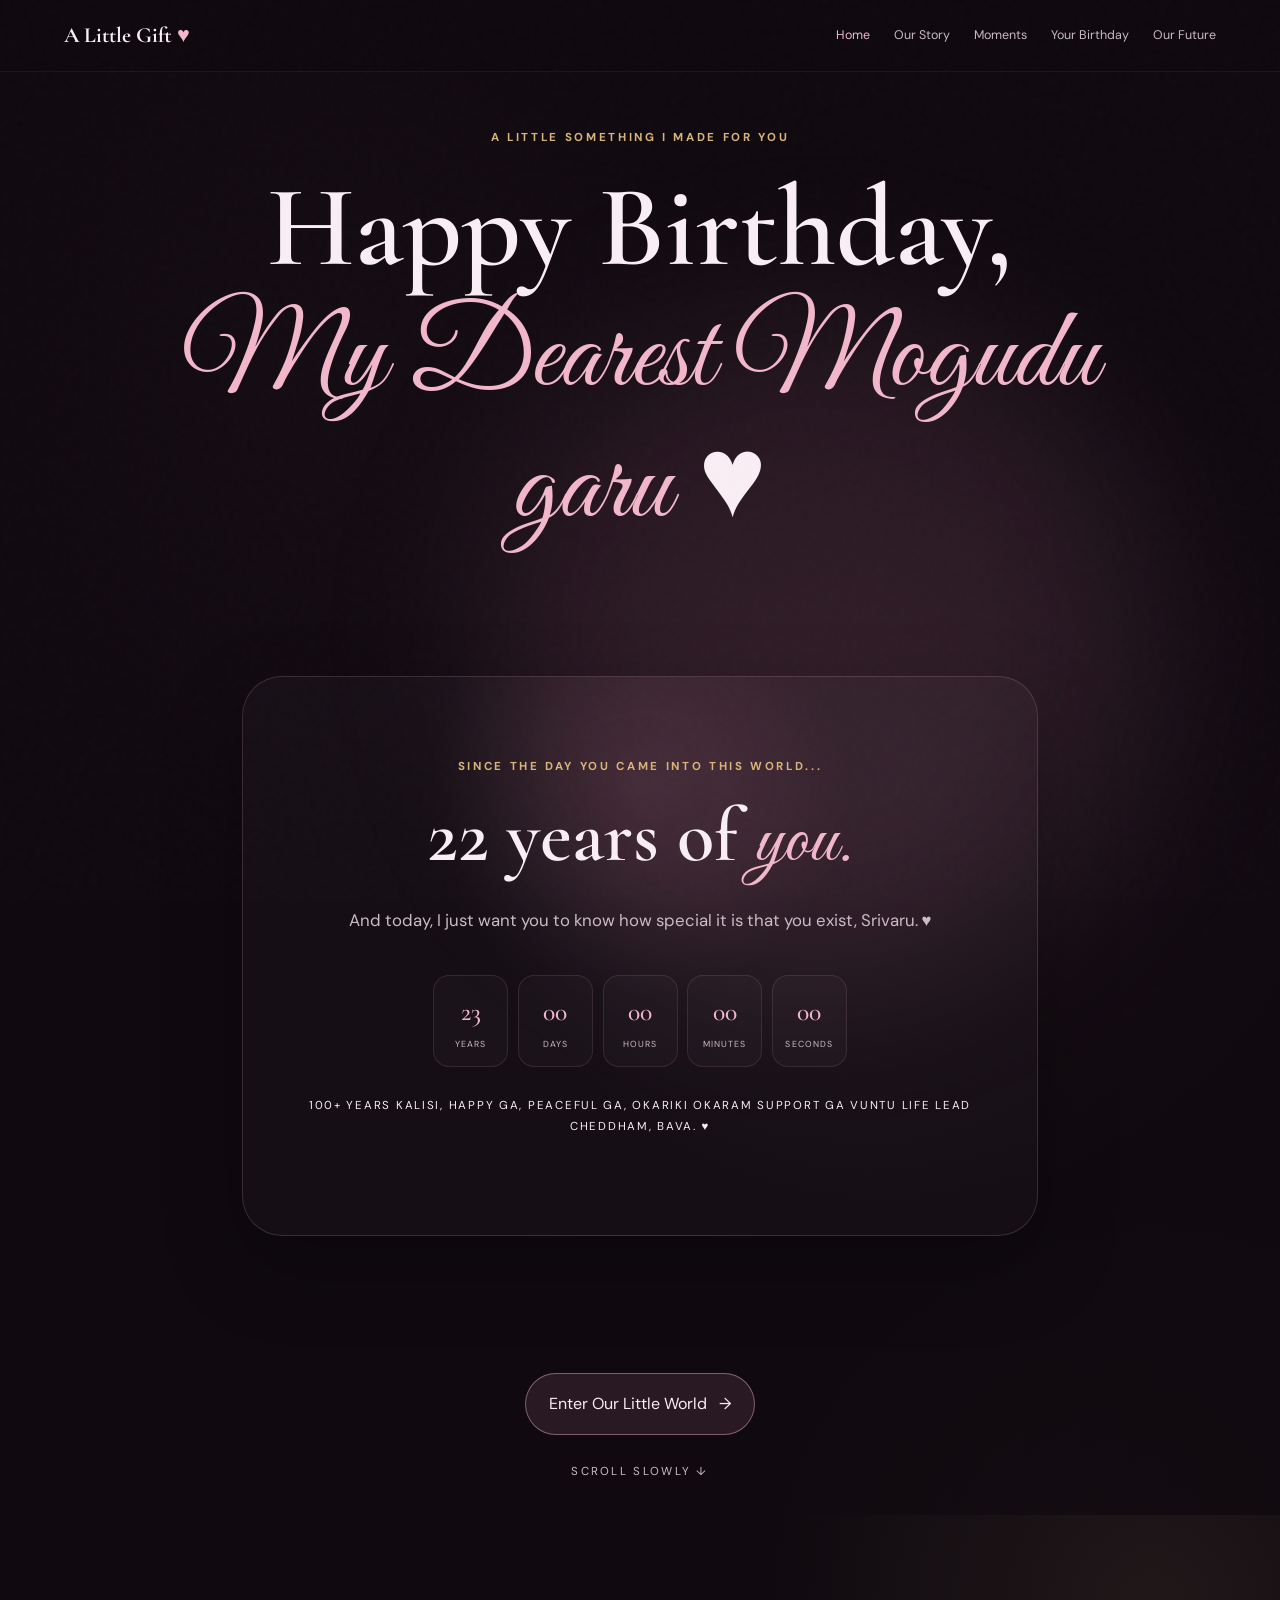
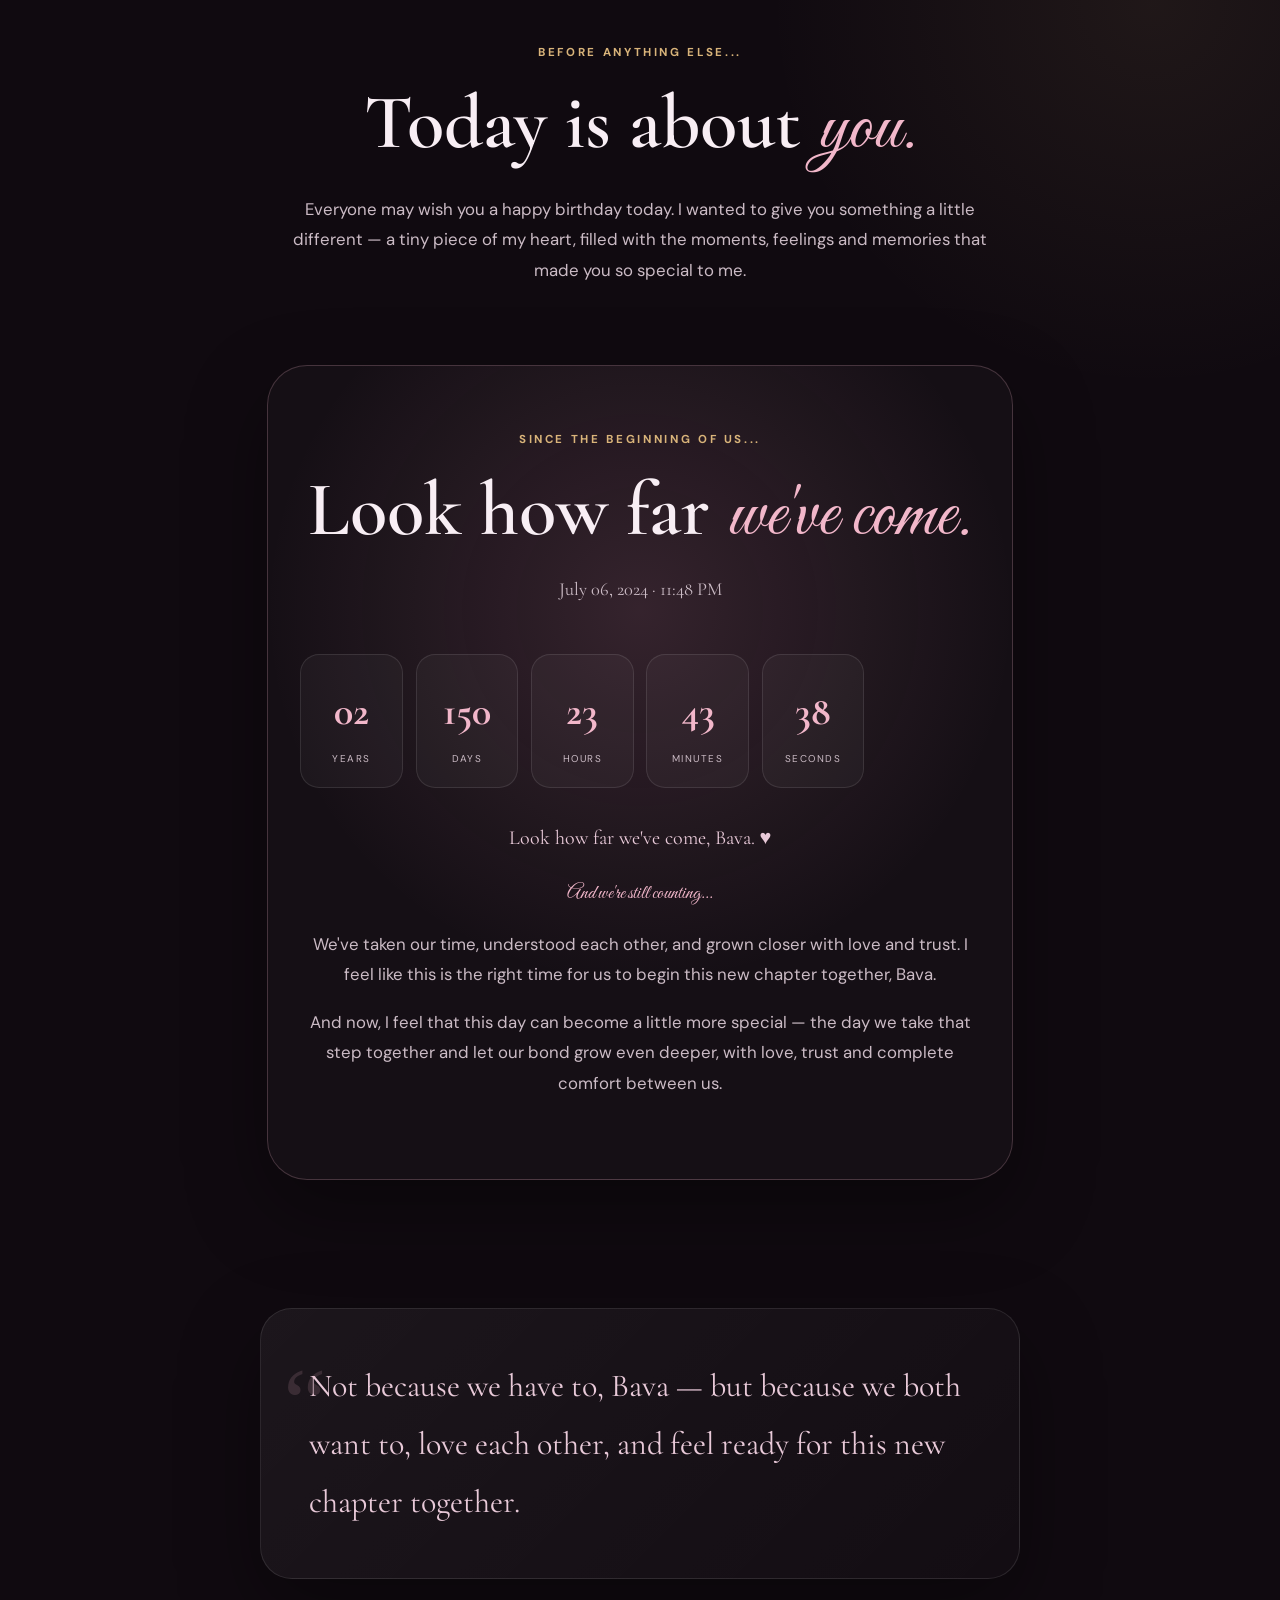
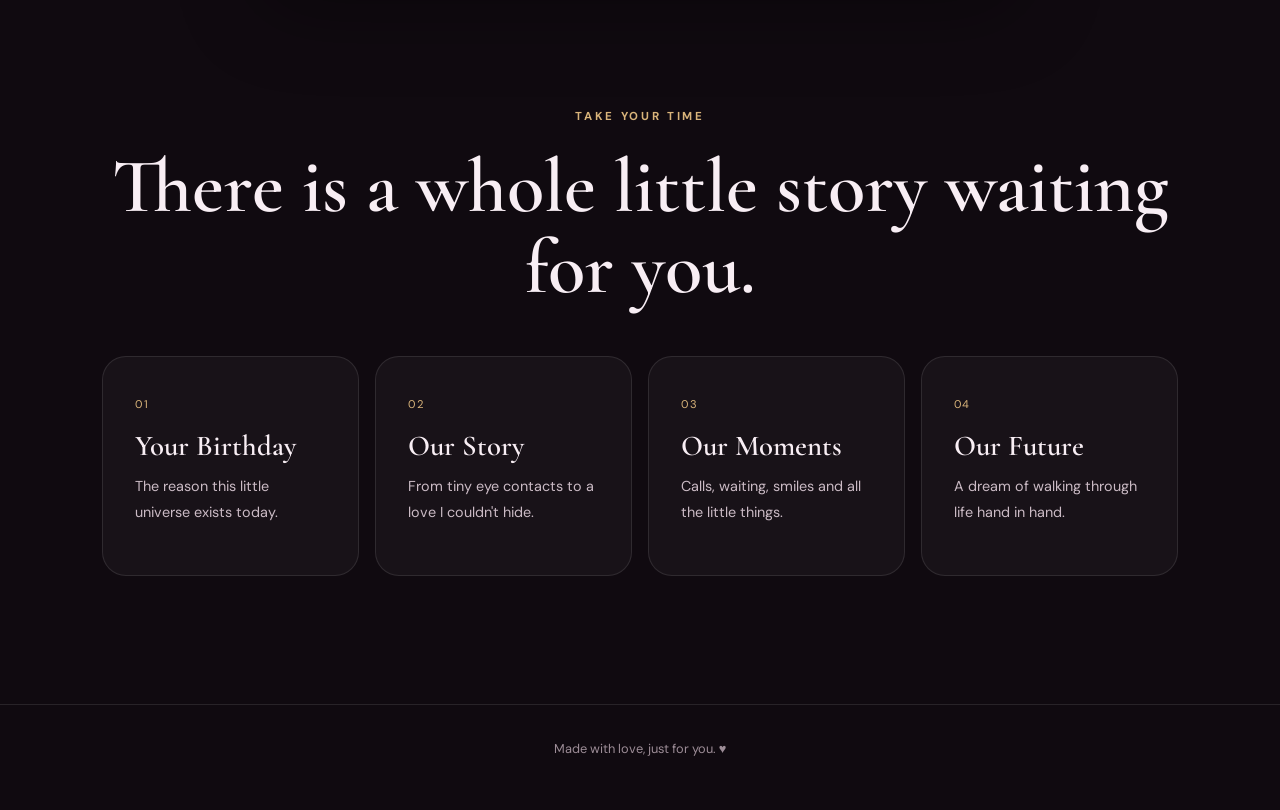
<file: index.html>
<!DOCTYPE html>
<html lang="en">
<head>
  <meta charset="UTF-8">
  <meta name="viewport" content="width=device-width, initial-scale=1.0">
  <meta name="theme-color" content="#120b12">
  <title>A Small Gift for My Dearest Husband ❤️</title>
  <link rel="stylesheet" href="style.css">
</head>
<body>
  <div class="loader"><div class="loader-heart">♥</div><p>Opening your little universe...</p></div>

  <header class="site-header">
    <a class="brand" href="index.html">A Little Gift <span>♥</span></a>
    <button class="menu-btn" aria-label="Open menu">☰</button>
    <nav class="nav">
      <a class="active" href="index.html">Home</a>
      <a href="story.html">Our Story</a>
      <a href="memories.html">Moments</a>
      <a href="birthday.html">Your Birthday</a>
      <a href="future.html">Our Future</a>
    </nav>
  </header>

  <main>
    <section class="hero hero-home">
      <div class="hero-glow"></div>
      <div class="hero-content reveal">
        <p class="eyebrow">A little something I made for you</p>
        <h1>Happy Birthday,<br><em>My Dearest Mogudu garu</em> ♥</h1>
        <p class="lead">
          <section class="section age-section reveal">
  <div class="age-card">

    <p class="eyebrow">Since the day you came into this world...</p>

    <h2>22 years of <em>you.</em></h2>

    <p class="section-text">
      And today, I just want you to know how special it is
      that you exist, Srivaru. ♥
    </p>

    <div class="age-timer" id="ageTimer">
      <div>
        <strong id="years">00</strong>
        <span>Years</span>
      </div>

      <div>
        <strong id="days">00</strong>
        <span>Days</span>
      </div>

      <div>
        <strong id="hours">00</strong>
        <span>Hours</span>
      </div>

      <div>
        <strong id="minutes">00</strong>
        <span>Minutes</span>
      </div>

      <div>
        <strong id="seconds">00</strong>
        <span>Seconds</span>
      </div>
    </div>

    <p class="tiny">
      <p class="tiny">
  100+ years kalisi, happy ga, peaceful ga, okariki okaram support ga vuntu life lead cheddham, Bava. ♥
</p>
    </p>

  </div>
</section></p>
        <a class="btn" href="story.html">Enter Our Little World <span>→</span></a>
      </div>
      <div class="scroll-note">scroll slowly <span>↓</span></div>
    </section>

  
<section class="section intro reveal">

  <p class="eyebrow">Before anything else...</p>

  <h2>Today is about <em>you.</em></h2>

  <p class="section-text">
    Everyone may wish you a happy birthday today.
    I wanted to give you something a little different —
    a tiny piece of my heart, filled with the moments,
    feelings and memories that made you so special to me.
  </p>

  <div class="love-journey-timer">

    <p class="eyebrow">Since the beginning of us...</p>

    <h2>Look how far <em>we've come.</em></h2>

    <p class="timer-date">
      July 06, 2024 · 11:48 PM
    </p>

    <div class="journey-counter">

      <div class="journey-unit">
        <strong id="journey-years">00</strong>
        <span>Years</span>
      </div>

      <div class="journey-unit">
        <strong id="journey-days">000</strong>
        <span>Days</span>
      </div>

      <div class="journey-unit">
        <strong id="journey-hours">00</strong>
        <span>Hours</span>
      </div>

      <div class="journey-unit">
        <strong id="journey-minutes">00</strong>
        <span>Minutes</span>
      </div>

      <div class="journey-unit">
        <strong id="journey-seconds">00</strong>
        <span>Seconds</span>
      </div>

    </div>

    <p class="journey-message">
      Look how far we've come, Bava. ♥
    </p>

    <p class="journey-message">
      <em>And we're still counting...</em>
    </p>

    <p class="section-text">
      We've taken our time, understood each other,
      and grown closer with love and trust.
      I feel like this is the right time for us
      to begin this new chapter together, Bava.
    </p>

    <p class="section-text">
      And now, I feel that this day can become a little
      more special — the day we take that step together
      and let our bond grow even deeper, with love,
      trust and complete comfort between us.
    </p>
  </div>

</section>
  <div class="quote-card">
    <span class="quote-mark">“</span>
    <p>
      Not because we have to, Bava —
      but because we both want to, love each other,
      and feel ready for this new chapter together.
    </p>
  </div>
</section>



    <section class="section home-nav reveal">
      <p class="eyebrow">Take your time</p>
      <h2>There is a whole little story waiting for you.</h2>
      <div class="card-grid">
        <a class="mini-card" href="birthday.html"><span>01</span><h3>Your Birthday</h3><p>The reason this little universe exists today.</p></a>
        <a class="mini-card" href="story.html"><span>02</span><h3>Our Story</h3><p>From tiny eye contacts to a love I couldn't hide.</p></a>
        <a class="mini-card" href="memories.html"><span>03</span><h3>Our Moments</h3><p>Calls, waiting, smiles and all the little things.</p></a>
        <a class="mini-card" href="future.html"><span>04</span><h3>Our Future</h3><p>A dream of walking through life hand in hand.</p></a>
      </div>
    </section>
  </main>

  <footer><p>Made with love, just for you. ♥</p></footer>
  <script src="script.js"></script>
  <script>
const loveStart = new Date("2003-08-14T23:48:00+05:30");

function updateLoveJourney() {

    const now = new Date();

    let years = now.getFullYear() - loveStart.getFullYear();
    let months = now.getMonth() - loveStart.getMonth();
    let days = now.getDate() - loveStart.getDate();

    if (days < 0) {
        months--;

        const previousMonth = new Date(
            now.getFullYear(),
            now.getMonth(),
            0
        );

        days += previousMonth.getDate();
    }

    if (months < 0) {
        years--;
        months += 12;
    }

    const anniversary = new Date(
        loveStart.getFullYear() + years,
        loveStart.getMonth() + months,
        loveStart.getDate(),
        loveStart.getHours(),
        loveStart.getMinutes(),
        loveStart.getSeconds()
    );

    let difference = now - anniversary;

    const hours = Math.floor(
        difference / (1000 * 60 * 60)
    );

    difference %= 1000 * 60 * 60;

    const minutes = Math.floor(
        difference / (1000 * 60)
    );

    difference %= 1000 * 60;

    const seconds = Math.floor(
        difference / 1000
    );

    document.getElementById("years").textContent = years;
    document.getElementById("months").textContent = months;
    document.getElementById("days").textContent = days;
    document.getElementById("hours").textContent = hours;
    document.getElementById("minutes").textContent = minutes;
    document.getElementById("seconds").textContent = seconds;
}

updateLoveJourney();

setInterval(updateLoveJourney, 1000);
</script>

</body>
</html>
</file>
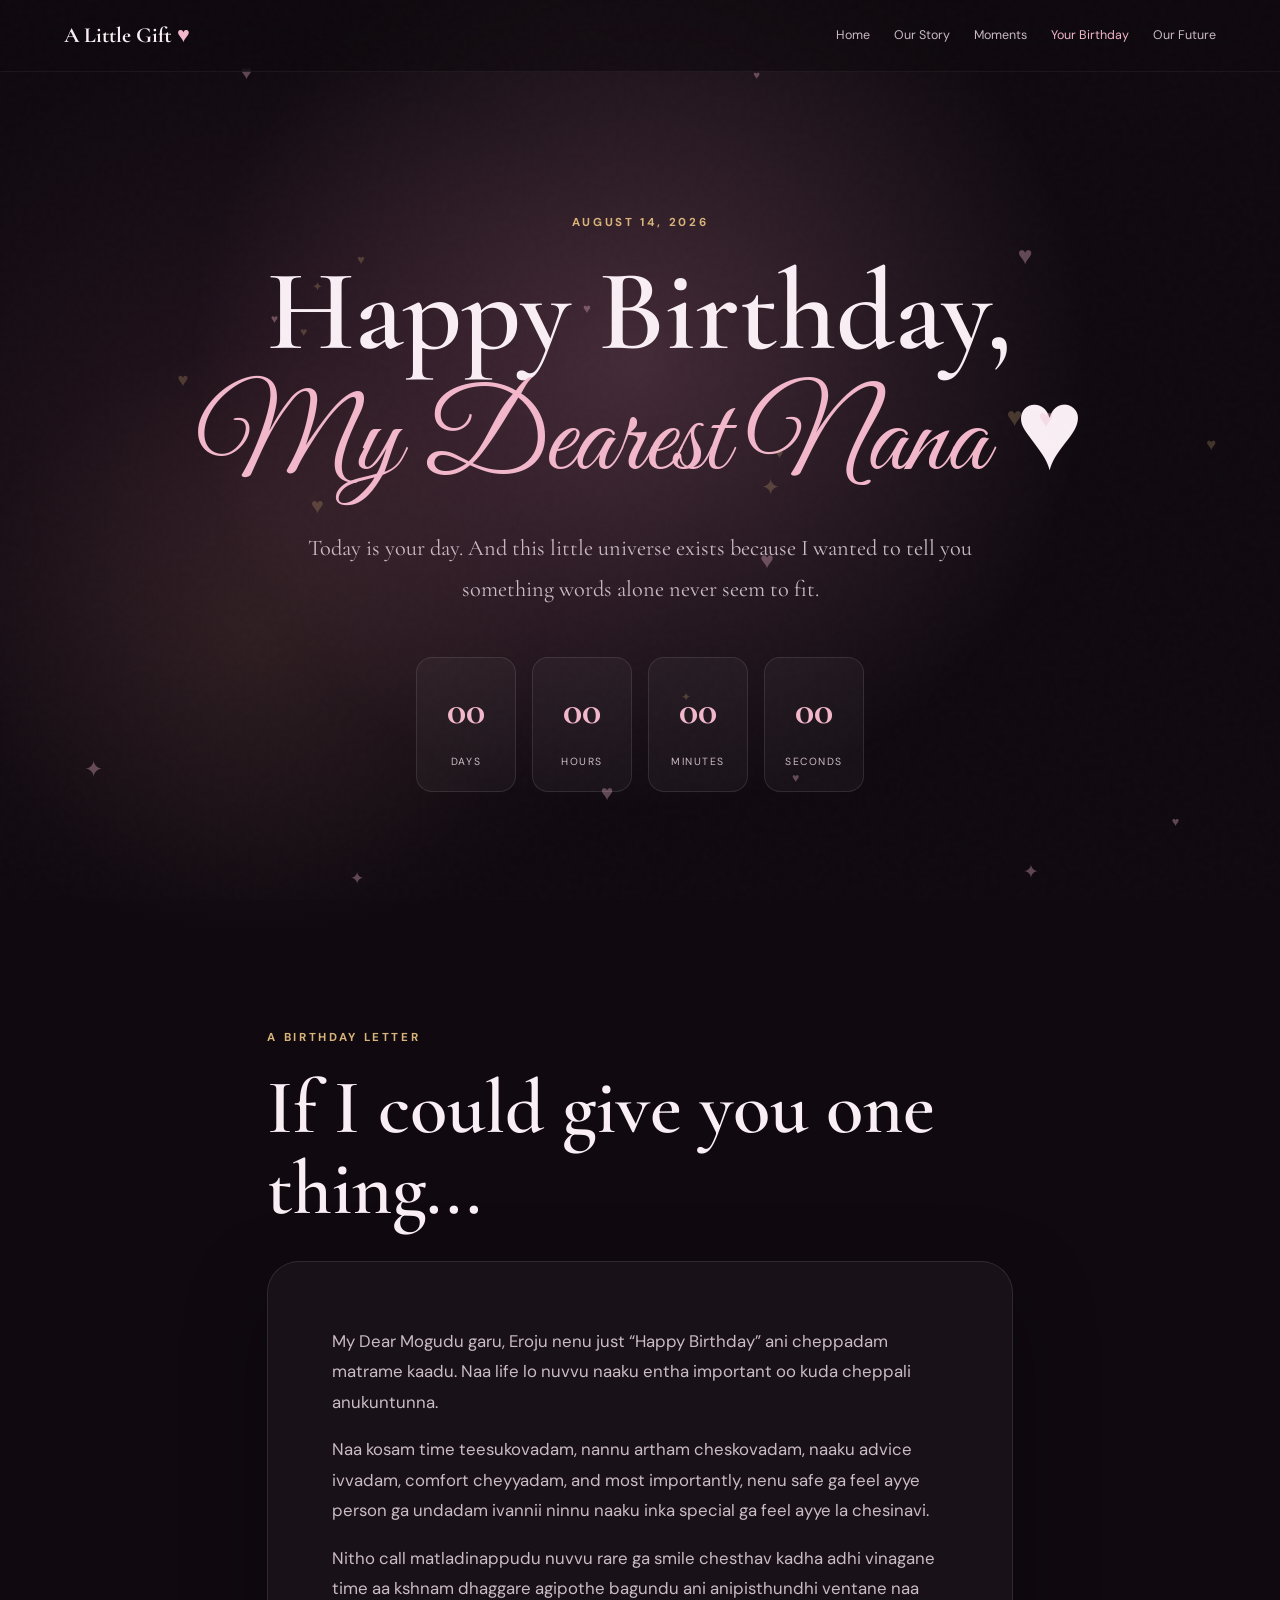
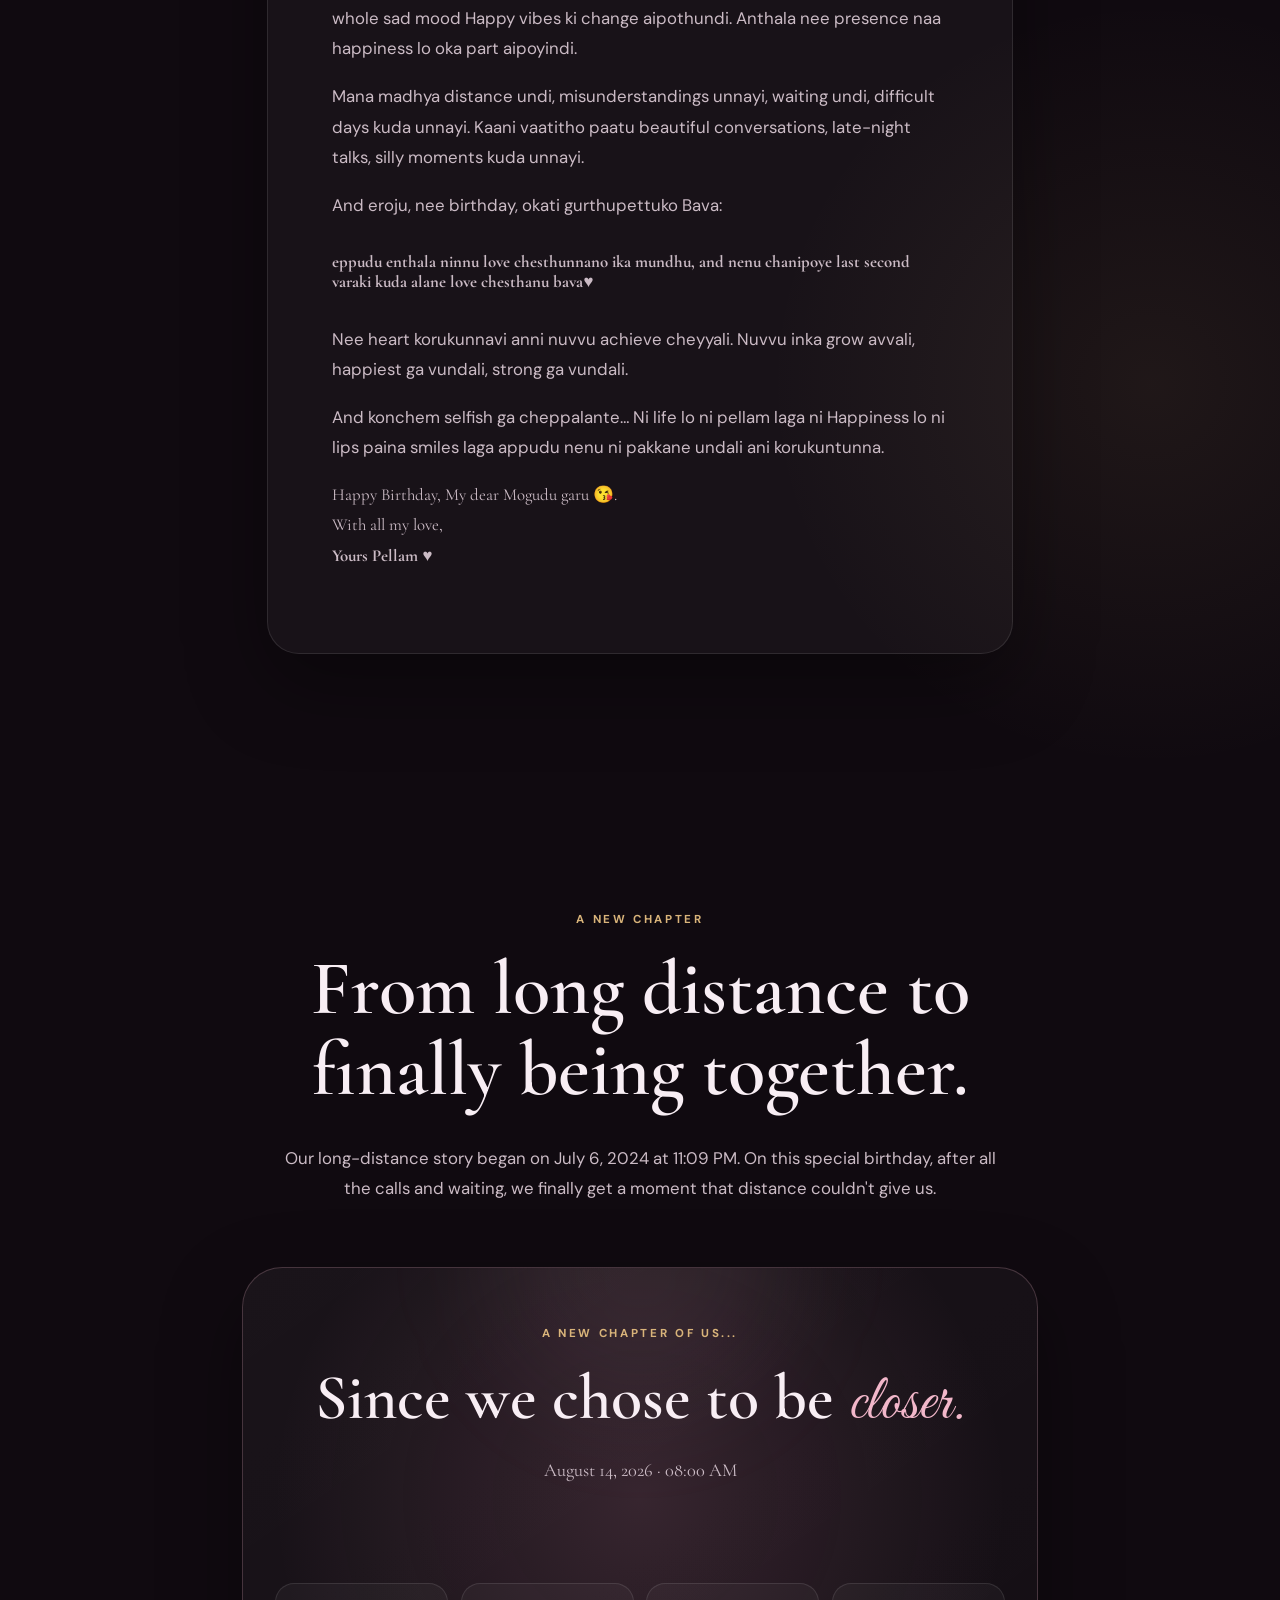
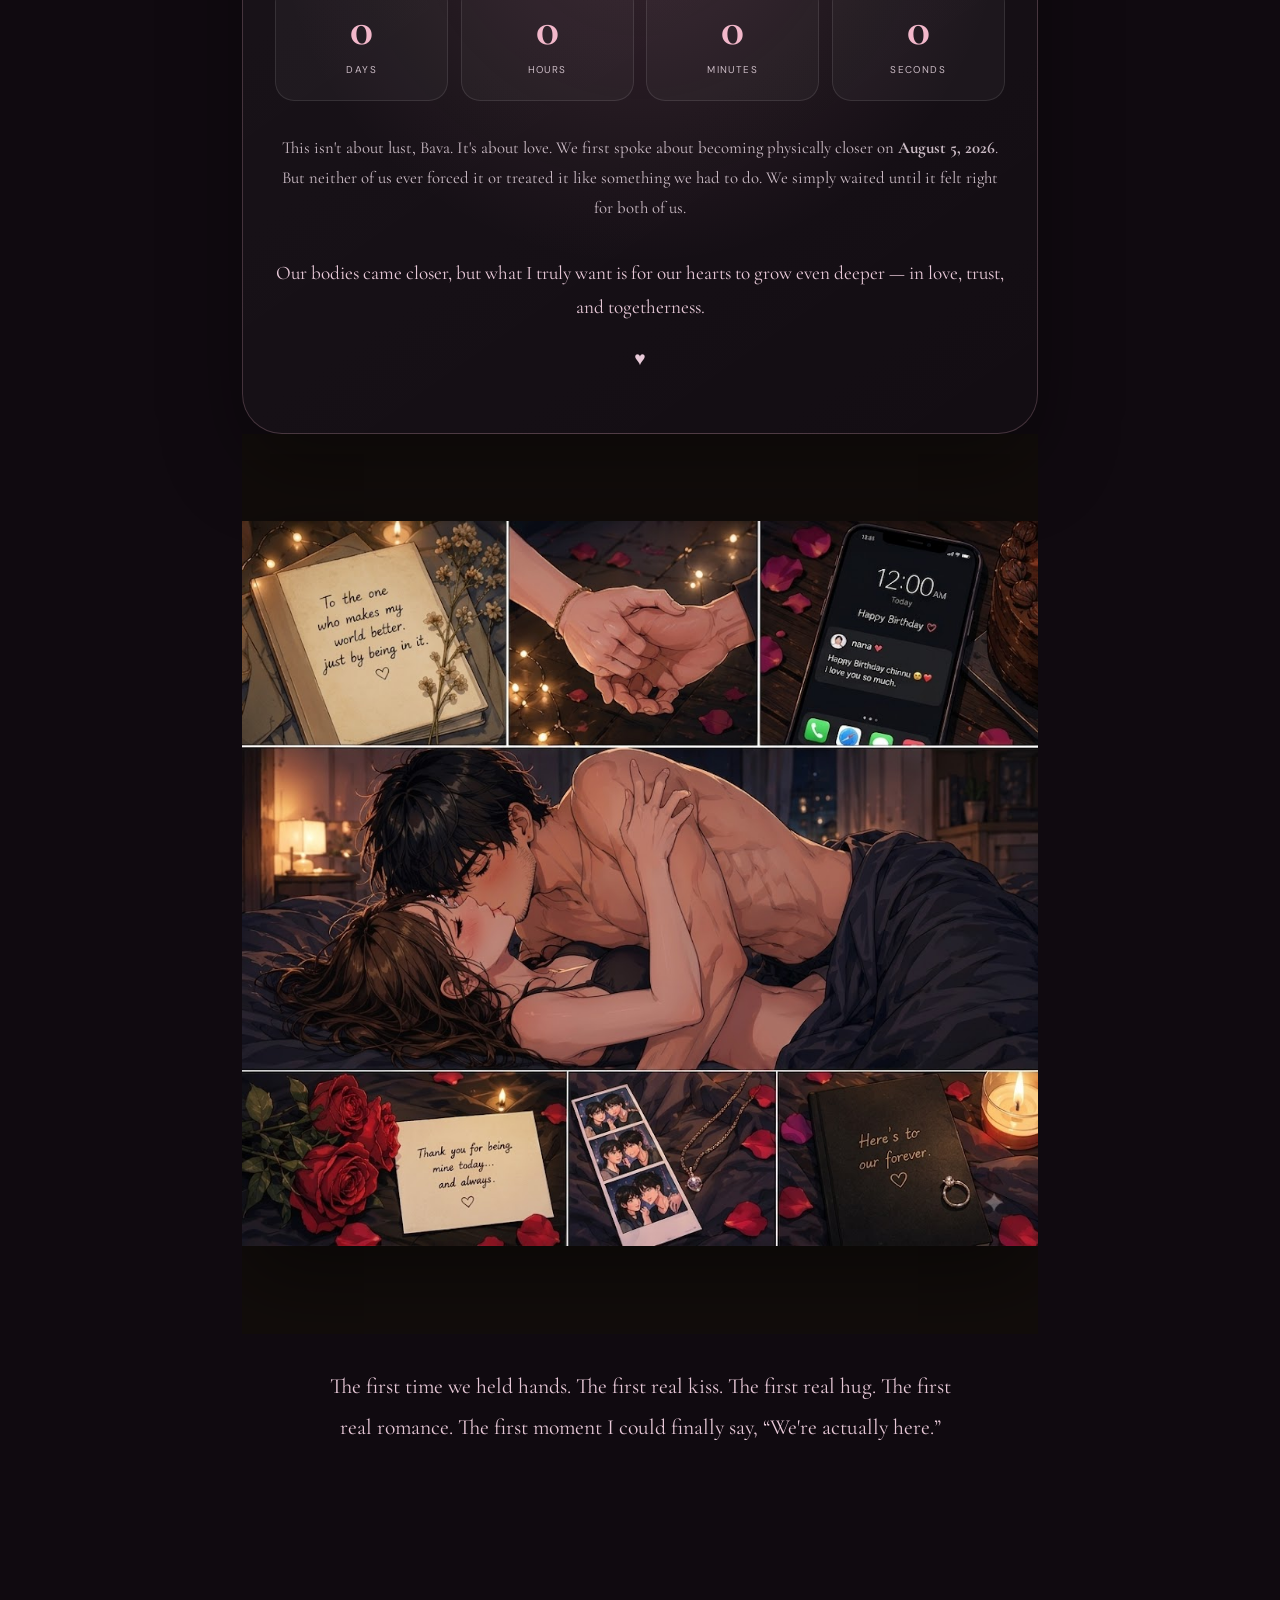
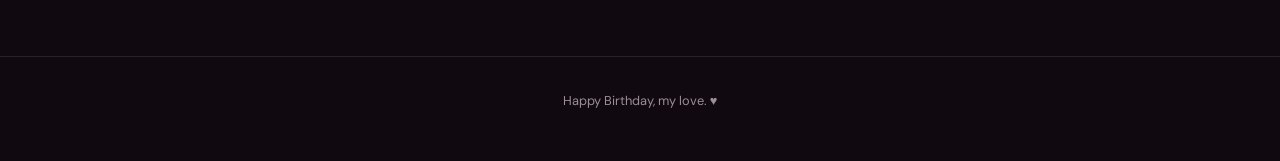
<file: birthday.html>
<!DOCTYPE html>
<html lang="en">
<head>
  <meta charset="UTF-8">
  <meta name="viewport" content="width=device-width, initial-scale=1.0">
  <title>Your Birthday — August 14, 2026 ♥</title>
  <link rel="stylesheet" href="style.css">
</head>
<body>
  <div class="loader"><div class="loader-heart">♥</div><p>Preparing your birthday surprise...</p></div>
  <header class="site-header">
    <a class="brand" href="index.html">A Little Gift <span>♥</span></a>
    <button class="menu-btn" aria-label="Open menu">☰</button>
    <nav class="nav">
      <a href="index.html">Home</a><a href="story.html">Our Story</a>
      <a href="memories.html">Moments</a><a class="active" href="birthday.html">Your Birthday</a><a href="future.html">Our Future</a>
    </nav>
  </header>

  <main>
    <section class="birthday-hero">
      <div class="confetti" aria-hidden="true"></div>
      <div class="birthday-content reveal">
        <p class="eyebrow">August 14, 2026</p>
        <h1>Happy Birthday,<br><em>My Dearest Nana</em> ♥</h1>
        <p class="lead">Today is your day. And this little universe exists because I wanted to tell you something words alone never seem to fit.</p>
        <div class="countdown" data-date="2026-08-14T00:00:00+05:30">
          <div><strong data-days>00</strong><span>days</span></div>
          <div><strong data-hours>00</strong><span>hours</span></div>
          <div><strong data-minutes>00</strong><span>minutes</span></div>
          <div><strong data-seconds>00</strong><span>seconds</span></div>
        </div>
      </div>
    </section>

    <section class="section birthday-letter reveal">
      <p class="eyebrow">A birthday letter</p>
      <h2>If I could give you one thing...</h2>
      <div class="letter">
       
<p>My Dear Mogudu garu, Eroju nenu just “Happy Birthday” ani cheppadam matrame kaadu. Naa life lo nuvvu naaku entha important oo kuda cheppali anukuntunna.</p>

<p>Naa kosam time teesukovadam, nannu artham cheskovadam, naaku advice ivvadam, comfort cheyyadam, and most importantly, nenu safe ga feel ayye person ga undadam ivannii ninnu naaku inka special ga feel ayye la chesinavi.</p>

<p>Nitho call matladinappudu nuvvu rare ga smile chesthav kadha adhi vinagane time aa kshnam dhaggare agipothe bagundu ani anipisthundhi ventane naa whole sad mood Happy vibes ki change aipothundi. Anthala nee presence naa happiness lo oka part aipoyindi.</p>

<p>Mana madhya distance undi, misunderstandings unnayi, waiting undi, difficult days kuda unnayi. Kaani vaatitho paatu beautiful conversations, late-night talks, silly moments kuda unnayi.</p>

<p>And eroju, nee birthday, okati gurthupettuko Bava:</p>

<strong><p class="big-line">eppudu enthala ninnu love chesthunnano ika mundhu, and nenu chanipoye last second varaki kuda alane love chesthanu bava♥</p></strong>

<p>Nee heart korukunnavi anni nuvvu achieve cheyyali. Nuvvu inka grow avvali, happiest ga vundali, strong ga vundali.</p>

<p>And konchem selfish ga cheppalante… Ni life lo ni pellam laga ni Happiness lo ni lips paina smiles laga appudu nenu ni pakkane undali ani korukuntunna.</p>


        <p class="signature">Happy Birthday, My dear Mogudu garu 😘.<br>With all my love,<br><strong>Yours Pellam ♥</strong></p>
      </div>
    </section>

    <section class="section first-together reveal">
      <p class="eyebrow">A new chapter</p>
      <h2>From long distance to finally being together.</h2>
      <p class="section-text">Our long-distance story began on July 6, 2024 at 11:09 PM. On this special birthday, after all the calls and waiting, we finally get a moment that distance couldn't give us.</p>
      <div class="intimacy-timer">
  <p class="eyebrow">A new chapter of us...</p>

  <h2>Since we chose to be <em>closer.</em></h2>

  <p class="timer-date">
    August 14, 2026 · 08:00 AM
  </p>
<div class="countdown" data-date="2024-07-06T11:09:00+05:30"></div>
  <div class="journey-counter">
    <div class="journey-unit">
      <strong id="physical-days">0</strong>
      <span>Days</span>
    </div>

    <div class="journey-unit">
      <strong id="physical-hours">0</strong>
      <span>Hours</span>
    </div>

    <div class="journey-unit">
      <strong id="physical-minutes">0</strong>
      <span>Minutes</span>
    </div>

    <div class="journey-unit">
      <strong id="physical-seconds">0</strong>
      <span>Seconds</span>
    </div>
  </div>

 <div class="journey-message">

    <p class="section-text">
        This isn't about lust, Bava. It's about love.
        We first spoke about becoming physically closer on
        <strong>August 5, 2026</strong>. But neither of us ever
        forced it or treated it like something we had to do.
        We simply waited until it felt right for both of us.
    </p>

    <p>
        Our bodies came closer, but what I truly want is for
        our hearts to grow even deeper — in love, trust,
        and togetherness.
    </p>

    <span class="heart-divider">♥</span>

</div>
</div>


  <section class="special-day reveal">

    <div class="special-day-image">

        <img
            src="OurNewChapter.jpg"
            alt="Our New Chapter"
        >

    </div>

</section>

<p class="caption">
    The first time we held hands.
    The first real kiss.
    The first real hug.
    The first real romance.
    The first moment I could finally say,
    “We're actually here.”
</p>


  </main>

  <footer><p>Happy Birthday, my love. ♥</p></footer>
  <script src="script.js"></script>
  
</body>
</html>
</file>
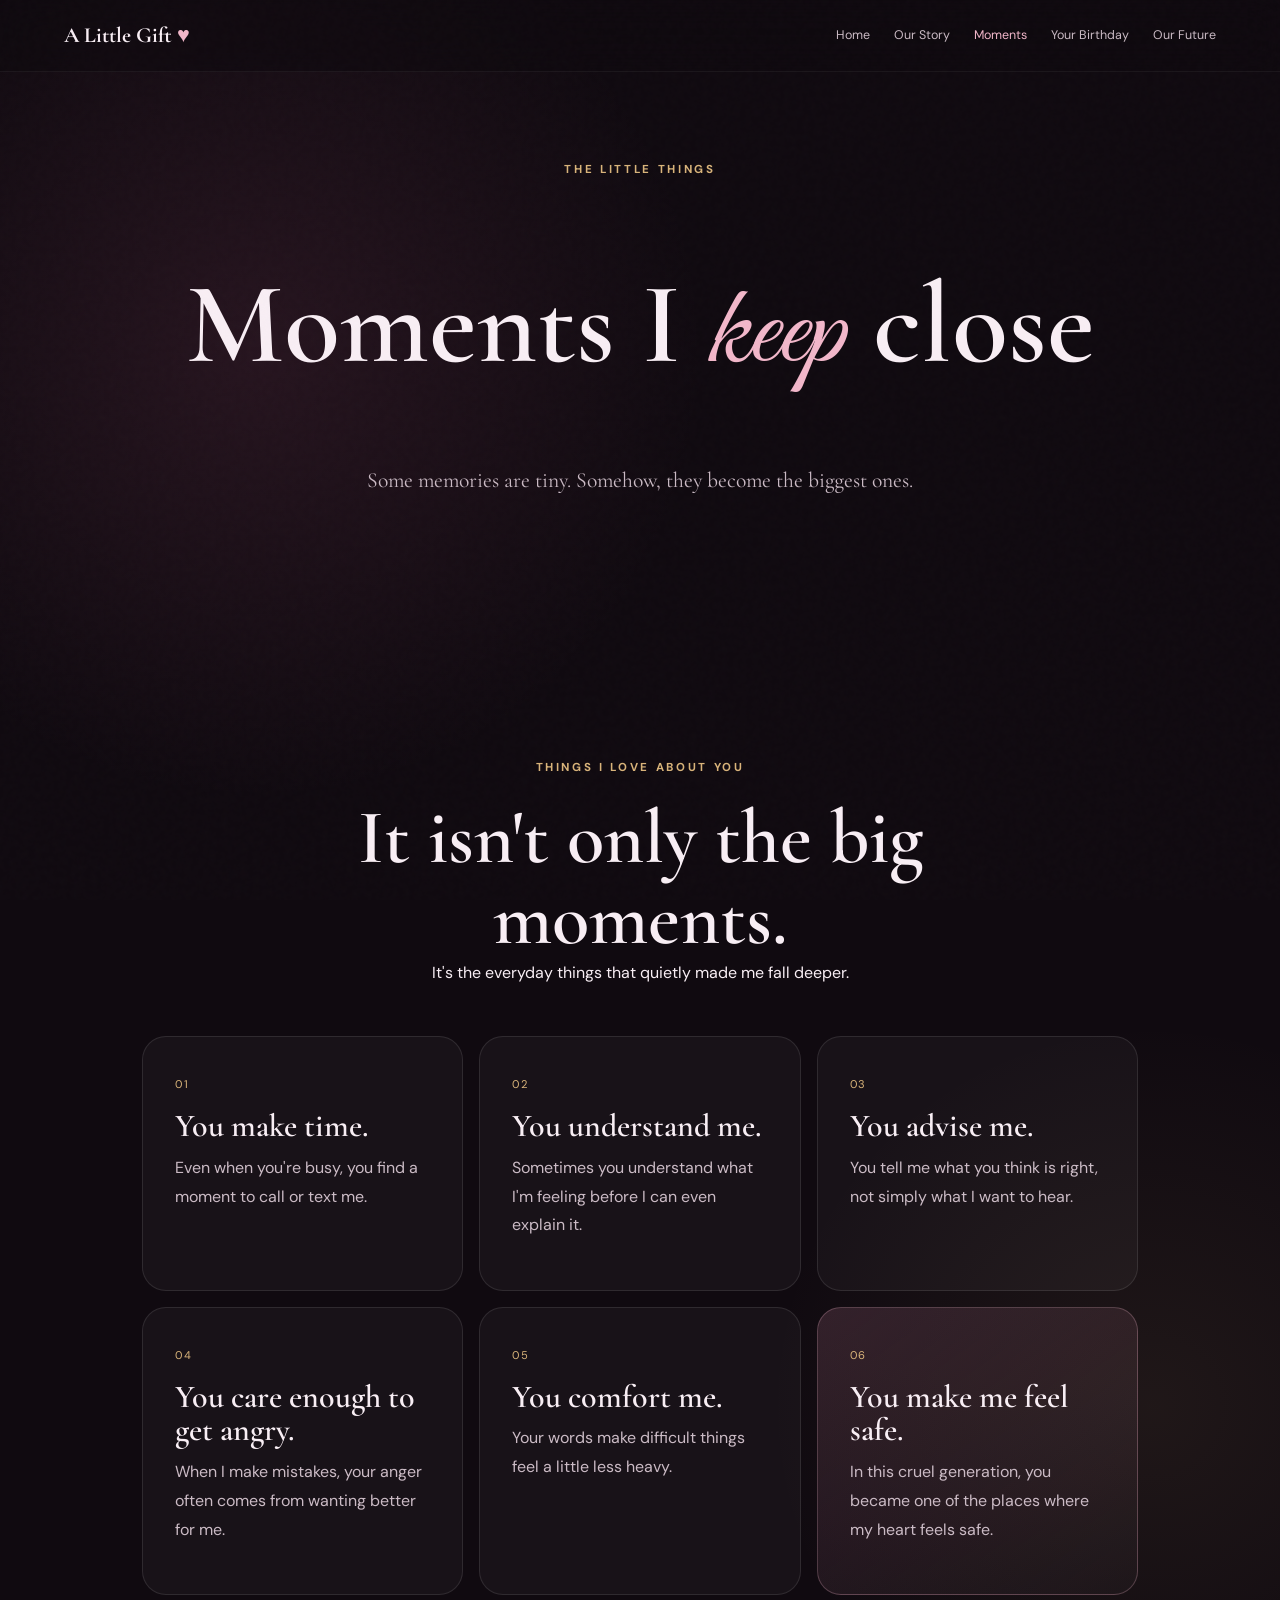
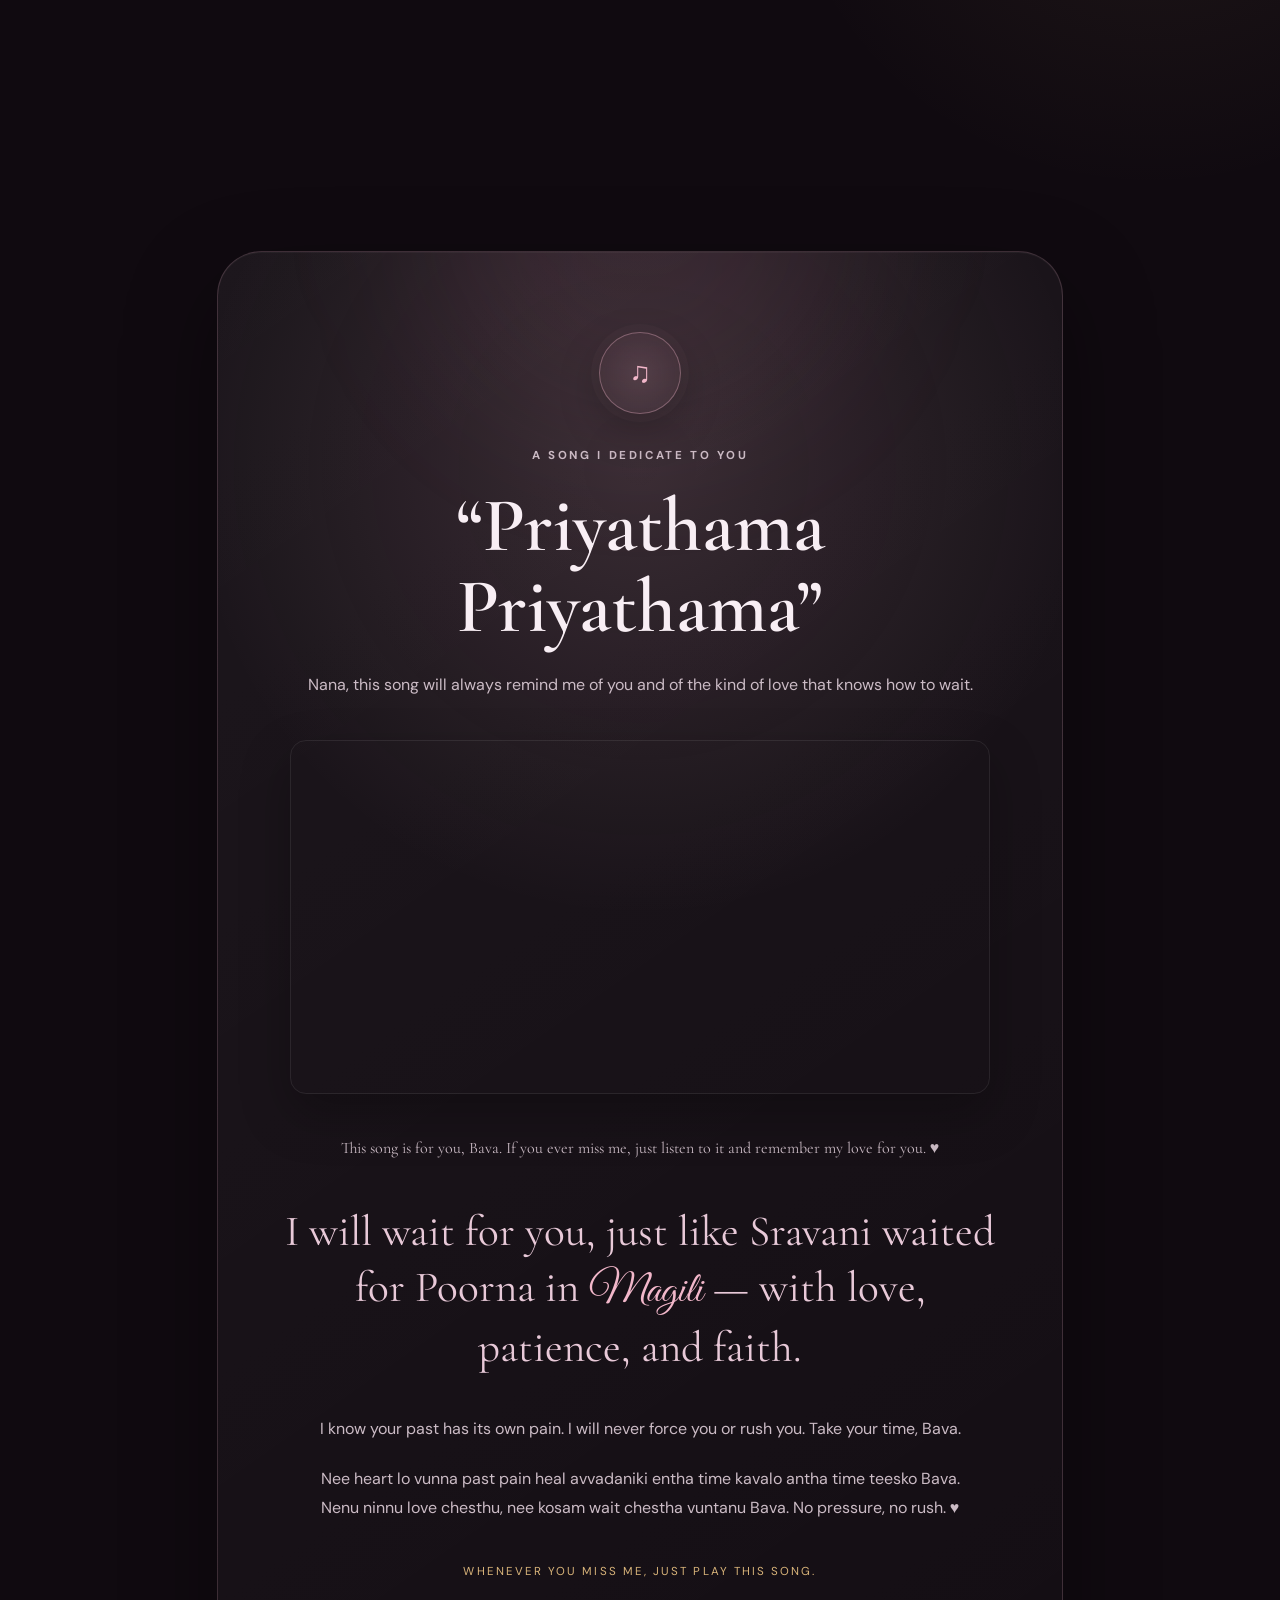
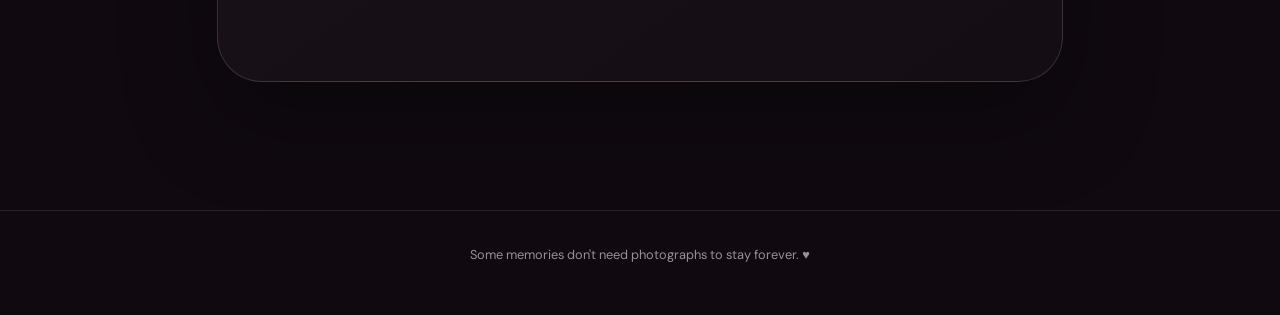
<file: memories.html>
<!DOCTYPE html>
<html lang="en">
<head>
  <meta charset="UTF-8">
  <meta name="viewport" content="width=device-width, initial-scale=1.0">
  <title>Our Moments — A Little Gift ♥</title>
  <link rel="stylesheet" href="style.css">
</head>
<body>
  <div class="loader"><div class="loader-heart">♥</div><p>Gathering our little moments...</p></div>
  <header class="site-header">
    <a class="brand" href="index.html">A Little Gift <span>♥</span></a>
    <button class="menu-btn" aria-label="Open menu">☰</button>
    <nav class="nav">
      <a href="index.html">Home</a><a href="story.html">Our Story</a>
      <a class="active" href="memories.html">Moments</a><a href="birthday.html">Your Birthday</a><a href="future.html">Our Future</a>
    </nav>
  </header>

  <main>
    <section class="page-hero">
      <p class="eyebrow">The little things</p>
      <h1>Moments I <em>keep</em> close</h1>
      <p>Some memories are tiny. Somehow, they become the biggest ones.</p>
    </section>

    <section class="section love-list">
      <div class="love-intro reveal">
        <p class="eyebrow">Things I love about you</p>
        <h2>It isn't only the big moments.</h2>
        <p>It's the everyday things that quietly made me fall deeper.</p>
      </div>

      <div class="love-grid">
        <article class="love-tile reveal"><span>01</span><h3>You make time.</h3><p>Even when you're busy, you find a moment to call or text me.</p></article>
        <article class="love-tile reveal"><span>02</span><h3>You understand me.</h3><p>Sometimes you understand what I'm feeling before I can even explain it.</p></article>
        <article class="love-tile reveal"><span>03</span><h3>You advise me.</h3><p>You tell me what you think is right, not simply what I want to hear.</p></article>
        <article class="love-tile reveal"><span>04</span><h3>You care enough to get angry.</h3><p>When I make mistakes, your anger often comes from wanting better for me.</p></article>
        <article class="love-tile reveal"><span>05</span><h3>You comfort me.</h3><p>Your words make difficult things feel a little less heavy.</p></article>
        <article class="love-tile featured reveal"><span>06</span><h3>You make me feel safe.</h3><p>In this cruel generation, you became one of the places where my heart feels safe.</p></article>
      </div>
    </section>

    
<section class="section call-section reveal">
  <div class="call-card">

    <div class="phone-orb">♫</div>

    <p class="eyebrow">A song I dedicate to you</p>

    <h2>“Priyathama Priyathama”</h2>

    <p>
      Nana, this song will always remind me of you
      and of the kind of love that knows how to wait.
    </p>

  <div class="song-player">
  <iframe
    src="https://open.spotify.com/embed/track/4wHZiaLsuI9aQdWv4f3Esd?utm_source=generator"
    width="100%"
    height="352"
    frameborder="0"
    allowfullscreen
    allow="autoplay; clipboard-write; encrypted-media; fullscreen; picture-in-picture"
    loading="lazy">
  </iframe>
</div>



<p class="journey-message">
  This song is for you, Bava.
  If you ever miss me, just listen to it
  and remember my love for you. ♥
</p>

<p class="big-line">
  I will wait for you, just like Sravani waited for Poorna in
  <em>Magili</em> — with love, patience, and faith.
</p>

<p>
  I know your past has its own pain.
  I will never force you or rush you.
  Take your time, Bava.
</p>

<p>
  Nee heart lo vunna past pain heal avvadaniki entha time kavalo antha time teesko Bava. Nenu ninnu love chesthu, nee kosam wait chestha vuntanu Bava. No pressure, no rush. ♥
</p>

<p class="tiny">
  Whenever you miss me, just play this song.
</p>


  </div>
</section>


    </section>
  </main>

  <footer><p>Some memories don't need photographs to stay forever. ♥</p></footer>
  <script src="script.js"></script>
</body>
</html>
</file>
<file: style.css>
@import url('https://fonts.googleapis.com/css2?family=Cormorant+Garamond:wght@400;500;600;700&family=DM+Sans:wght@400;500;600;700&family=Great+Vibes&display=swap');

:root {
    --bg: #100a10;
    --bg2: #180d16;
    --card: #20131d;
    --card2: #261721;
    --text: #f8eef4;
    --muted: #cbbbc5;
    --soft: #e8c9d8;
    --rose: #d98aa9;
    --rose2: #f2b7ca;
    --gold: #d9b47a;
    --line: rgba(255, 255, 255, 0.10);
    --shadow: 0 30px 80px rgba(0, 0, 0, 0.35);

    --serif: "Cormorant Garamond", serif;
    --sans: "DM Sans", sans-serif;
    --script: "Great Vibes", cursive;
}

* {
    box-sizing: border-box;
    margin: 0;
    padding: 0;
}

html {
    scroll-behavior: smooth;
}

body {
    background:
        radial-gradient(
            circle at 20% 10%,
            rgba(190, 92, 133, 0.13),
            transparent 28rem
        ),
        radial-gradient(
            circle at 90% 40%,
            rgba(217, 180, 122, 0.08),
            transparent 24rem
        ),
        var(--bg);

    color: var(--text);
    font-family: var(--sans);
    line-height: 1.8;
    overflow-x: hidden;
}

/* Grain / Noise */
body::before {
    content: "";
    position: fixed;
    inset: 0;
    pointer-events: none;
    opacity: 0.035;

    background-image: url("data:image/svg+xml,%3Csvg viewBox='0 0 160 160' xmlns='http://www.w3.org/2000/svg'%3E%3Cfilter id='n'%3E%3CfeTurbulence type='fractalNoise' baseFrequency='.9' numOctaves='4' stitchTiles='stitch'/%3E%3C/filter%3E%3Crect width='100%25' height='100%25' filter='url(%23n)' opacity='.5'/%3E%3C/svg%3E");

    z-index: 100;
}

a {
    color: inherit;
    text-decoration: none;
}

button {
    font: inherit;
}

em {
    font-family: var(--script);
    font-weight: 400;
    color: var(--rose2);
    font-style: normal;
}

h1,
h2,
h3,
h4 {
    font-family: var(--serif);
    line-height: 1.05;
    font-weight: 600;
}

h1 {
    font-size: clamp(4rem, 9vw, 8rem);
}

h2 {
    font-size: clamp(2.8rem, 6vw, 5.2rem);
}

h3 {
    font-size: 2.2rem;
}

p {
    margin-bottom: 1.1rem;
}

/* --------------------------------------------------
   TEXT
-------------------------------------------------- */

.eyebrow,
.section-label {
    text-transform: uppercase;
    letter-spacing: 0.23em;
    font-size: 0.72rem;
    color: var(--gold);
    font-weight: 700;
    margin-bottom: 1.2rem;
}

.section-text {
    max-width: 720px;
    color: var(--muted);
    font-size: 1.05rem;
}

.big-line {
    font-family: var(--serif);
    font-size: clamp(1.8rem, 4vw, 3rem);
    line-height: 1.2;
    color: var(--soft);
}

.highlight {
    color: var(--rose2);
    font-family: var(--serif);
    font-size: 1.45rem;
    line-height: 1.35;
}

.signature {
    font-family: var(--serif);
    font-size: 1.4rem;
    color: var(--soft);
}

/* --------------------------------------------------
   HEADER
-------------------------------------------------- */

.site-header {
    position: fixed;
    top: 0;
    left: 0;
    width: 100%;
    z-index: 50;

    padding: 1rem 5vw;

    display: flex;
    align-items: center;
    justify-content: space-between;

    background: rgba(16, 10, 16, 0.62);
    backdrop-filter: blur(18px);

    border-bottom: 1px solid rgba(255, 255, 255, 0.05);
}

.brand {
    font-family: var(--serif);
    font-size: 1.35rem;
    font-weight: 700;
}

.brand span {
    color: var(--rose2);
}

.nav {
    display: flex;
    gap: 1.5rem;
    align-items: center;
}

.nav a {
    font-size: 0.78rem;
    color: var(--muted);
    transition: 0.25s;
}

.nav a:hover,
.nav a.active {
    color: var(--rose2);
}

.menu-btn {
    display: none;
    background: none;
    border: 0;
    color: var(--text);
    font-size: 1.5rem;
    cursor: pointer;
}

/* --------------------------------------------------
   HERO
-------------------------------------------------- */

.hero,
.page-hero,
.birthday-hero,
.future-hero {
    min-height: 100vh;
    position: relative;

    display: grid;
    place-items: center;

    padding: 8rem 7vw 5rem;
    overflow: hidden;
}

.hero-home {
    background:
        linear-gradient(
            90deg,
            rgba(16, 10, 16, 0.95),
            rgba(16, 10, 16, 0.55),
            rgba(16, 10, 16, 0.88)
        ),
        radial-gradient(
            circle at 70% 50%,
            rgba(217, 138, 169, 0.22),
            transparent 28rem
        );
}

.hero-glow {
    position: absolute;
    width: 42rem;
    height: 42rem;

    border-radius: 50%;

    background: rgba(218, 126, 164, 0.11);
    filter: blur(80px);

    right: 10%;
    top: 20%;
}

.hero-content {
    max-width: 1000px;
    text-align: center;
    position: relative;
    z-index: 2;
}

.hero h1 {
    margin-bottom: 1.8rem;
}

.hero .lead {
    font-family: var(--serif);
    font-size: clamp(1.2rem, 2.5vw, 1.7rem);
    color: var(--muted);
}

.btn {
    display: inline-flex;
    gap: 0.8rem;
    align-items: center;

    margin-top: 1.5rem;
    padding: 0.95rem 1.4rem;

    border: 1px solid rgba(242, 183, 202, 0.45);
    border-radius: 999px;

    background: rgba(217, 138, 169, 0.12);
    color: var(--text);

    transition: 0.3s;
    cursor: pointer;
}

.btn:hover {
    transform: translateY(-3px);
    background: rgba(217, 138, 169, 0.2);
    box-shadow: 0 15px 35px rgba(0, 0, 0, 0.2);
}

.scroll-note {
    position: absolute;
    bottom: 2rem;
    left: 50%;

    transform: translateX(-50%);

    color: var(--muted);
    font-size: 0.72rem;
    letter-spacing: 0.2em;
    text-transform: uppercase;
}

/* --------------------------------------------------
   GENERAL SECTIONS
-------------------------------------------------- */

.section {
    padding: 8rem 8vw;
}

.intro {
    text-align: center;
    max-width: 950px;
    margin: auto;
}

.intro h2 {
    margin-bottom: 1.5rem;
}

.intro > .section-text {
    margin: 0 auto 3rem;
}

.quote-card {
    position: relative;

    padding: 3rem;
    max-width: 760px;
    margin: auto;

    background:
        linear-gradient(
            135deg,
            rgba(255, 255, 255, 0.05),
            rgba(255, 255, 255, 0.015)
        );

    border: 1px solid var(--line);
    border-radius: 2rem;

    box-shadow: var(--shadow);
}

.quote-card p {
    font-family: var(--serif);
    font-size: 2rem;
    color: var(--soft);
    margin: 0;
}

.quote-mark {
    position: absolute;
    left: 1.4rem;
    top: 0.4rem;

    font-family: Georgia;
    font-size: 6rem;

    color: rgba(242, 183, 202, 0.15);
}

/* --------------------------------------------------
   SPLIT SECTIONS
-------------------------------------------------- */

.split-section {
    display: grid;
    grid-template-columns: 1fr 1fr;

    gap: 5rem;
    align-items: center;

    max-width: 1300px;
    margin: auto;
}

.split-copy p {
    color: var(--muted);
}

.split-copy h2 {
    margin-bottom: 1.4rem;
}

.text-link {
    color: var(--rose2);
    display: inline-block;
    margin-top: 1rem;
}

/* --------------------------------------------------
   IMAGE CONTAINERS
-------------------------------------------------- */

.portrait-placeholder,
.image-frame,
.story-image,
.future-image {
    border: 1px solid var(--line);
    border-radius: 2rem;

    overflow: hidden;

    background:
        radial-gradient(
            circle at 50% 35%,
            rgba(242, 183, 202, 0.18),
            transparent 12rem
        ),
        linear-gradient(145deg, #281724, #120c12);

    box-shadow: var(--shadow);

    display: grid;
    place-items: center;
}

/* Prevent giant image containers */
.future-image {
    width: 100%;
    max-width: 400px;

    height: 300px;
    min-height: 0;

    padding: 15px;

    margin: 0 auto;

    display: flex;
    align-items: center;
    justify-content: center;
}

/* Birthday / other image frame */
.image-frame {
    width: 100%;
    max-width: 850px;

    height: 300px;
    min-height: 0;

    padding: 15px;

    margin: 2rem auto;

    display: flex;
    align-items: center;
    justify-content: center;
}

/* Story images */
.story-image {
    width: 100%;

    height: 300px;
    min-height: 0;

    padding: 15px;

    display: flex;
    align-items: center;
    justify-content: center;
}

/* ALL actual images */
.future-image img,
.image-frame img,
.story-image img,
.portrait-placeholder img {
    width: auto;
    height: auto;

    max-width: 100%;
    max-height: 100%;

    object-fit: contain;

    display: block;

    margin: 0 auto;

    border-radius: 14px;
}

/* Future section images specifically */
.future-visual img {
    width: auto;
    height: auto;

    max-width: 360px;
    max-height: 280px;

    object-fit: contain;

    display: block;
    margin: 0 auto;

    border-radius: 14px;
}

.placeholder-inner,
.placeholder {
    text-align: center;
    color: var(--muted);
    padding: 2rem;
}

.placeholder span,
.placeholder-inner span {
    font-size: 4rem;
    color: var(--rose2);
    display: block;
}

.placeholder small,
.placeholder-inner small {
    display: block;
    margin-top: 0.5rem;
    color: #8f7f89;
    font-size: 0.72rem;
}

/* --------------------------------------------------
   HOME NAV
-------------------------------------------------- */

.home-nav {
    text-align: center;
}

.card-grid {
    display: grid;
    grid-template-columns: repeat(4, 1fr);

    gap: 1rem;
    margin-top: 3rem;
}

.mini-card {
    text-align: left;

    padding: 2rem;

    background: rgba(255, 255, 255, 0.035);

    border: 1px solid var(--line);
    border-radius: 1.5rem;

    transition: 0.3s;
}

.mini-card:hover {
    transform: translateY(-8px);
    background: rgba(255, 255, 255, 0.06);
}

.mini-card span,
.love-tile span {
    color: var(--gold);
    font-size: 0.7rem;
    letter-spacing: 0.15em;
}

.mini-card h3 {
    margin: 0.8rem 0;
    font-size: 1.8rem;
}

.mini-card p {
    color: var(--muted);
    font-size: 0.9rem;
}

/* --------------------------------------------------
   PAGE HERO
-------------------------------------------------- */

.page-hero {
    text-align: center;
    min-height: 70vh;
}

.page-hero > p:last-child {
    color: var(--muted);
    font-family: var(--serif);
    font-size: 1.35rem;
}

/* --------------------------------------------------
   TIMELINE
-------------------------------------------------- */

.timeline {
    max-width: 1250px;
    margin: auto;
    position: relative;
}

.timeline::before {
    content: "";

    position: absolute;

    left: 50%;
    top: 0;
    bottom: 0;

    width: 1px;

    background:
        linear-gradient(
            var(--line),
            rgba(242, 183, 202, 0.35),
            var(--line)
        );
}

.timeline-item {
    position: relative;

    display: grid;
    grid-template-columns: 1fr 1fr;

    gap: 5rem;
    align-items: center;

    padding: 5rem 0;
}

.timeline-item.reverse .story-image {
    order: 2;
}

.timeline-item.reverse .story-copy {
    order: 1;
}

.timeline-marker {
    position: absolute;

    left: 50%;
    top: 5rem;

    transform: translateX(-50%);

    width: 46px;
    height: 46px;

    border-radius: 50%;

    display: grid;
    place-items: center;

    background: var(--bg);

    border: 1px solid rgba(242, 183, 202, 0.5);

    color: var(--rose2);

    z-index: 2;
    font-size: 0.75rem;
}

.story-copy h2 {
    font-size: clamp(2.5rem, 5vw, 4.5rem);
    margin-bottom: 1.4rem;
}

.story-copy p {
    color: var(--muted);
}

.date-pill {
    display: inline-block;

    padding: 0.45rem 0.8rem;

    border: 1px solid rgba(217, 180, 122, 0.35);
    border-radius: 999px;

    color: var(--gold);

    font-size: 0.75rem;
    letter-spacing: 0.08em;

    margin: 1rem 0;
}

/* --------------------------------------------------
   LOVE SECTION
-------------------------------------------------- */

.love-list {
    max-width: 1200px;
    margin: auto;
}

.love-intro {
    text-align: center;
    max-width: 700px;
    margin: 0 auto 3rem;
}

.love-grid {
    display: grid;
    grid-template-columns: repeat(3, 1fr);

    gap: 1rem;
}

.love-tile {
    padding: 2rem;
    min-height: 220px;

    border: 1px solid var(--line);
    border-radius: 1.5rem;

    background: rgba(255, 255, 255, 0.035);

    transition: 0.3s;
}

.love-tile:hover {
    transform: translateY(-6px);
}

.love-tile h3 {
    font-size: 2rem;
    margin: 0.7rem 0;
}

.love-tile p {
    color: var(--muted);
}

.love-tile.featured {
    background:
        linear-gradient(
            145deg,
            rgba(217, 138, 169, 0.17),
            rgba(255, 255, 255, 0.025)
        );

    border-color: rgba(242, 183, 202, 0.25);
}

/* --------------------------------------------------
   CALL SECTION
-------------------------------------------------- */

.call-section {
    max-width: 900px;
    margin: auto;
    text-align: center;
}

.call-card {
    padding: 4rem 2rem;

    border-radius: 2.5rem;

    background:
        radial-gradient(
            circle,
            rgba(217, 138, 169, 0.18),
            transparent 55%
        ),
        rgba(255, 255, 255, 0.035);

    border: 1px solid var(--line);
}

.phone-orb {
    width: 90px;
    height: 90px;

    border-radius: 50%;

    margin: 0 auto 2rem;

    display: grid;
    place-items: center;

    border: 1px solid rgba(242, 183, 202, 0.4);

    color: var(--rose2);
    font-size: 2rem;
}

.call-card h2 {
    font-size: clamp(2.5rem, 5vw, 4rem);
    margin-bottom: 1rem;
}

.call-card p {
    color: var(--muted);
}

.sound-wave {
    display: flex;

    justify-content: center;
    align-items: center;

    gap: 5px;

    height: 70px;

    margin: 2rem 0;
}

.sound-wave i {
    display: block;

    width: 4px;
    height: 25px;

    border-radius: 99px;

    background: var(--rose2);

    animation: wave 1s ease-in-out infinite;
}

.sound-wave i:nth-child(2) {
    animation-delay: 0.1s;
}

.sound-wave i:nth-child(3) {
    animation-delay: 0.2s;
}

.sound-wave i:nth-child(4) {
    animation-delay: 0.3s;
}

.sound-wave i:nth-child(5) {
    animation-delay: 0.2s;
}

.sound-wave i:nth-child(6) {
    animation-delay: 0.1s;
}

.sound-wave i:nth-child(7) {
    animation-delay: 0.05s;
}

.tiny {
    font-size: 0.72rem !important;
    letter-spacing: 0.15em;
    text-transform: uppercase;
}

/* --------------------------------------------------
   BIRTHDAY
-------------------------------------------------- */

.birthday-hero {
    min-height: 100vh;
    text-align: center;

    background:
        radial-gradient(
            circle at 50% 40%,
            rgba(217, 138, 169, 0.25),
            transparent 28rem
        ),
        radial-gradient(
            circle at 20% 70%,
            rgba(217, 180, 122, 0.08),
            transparent 18rem
        );
}

.birthday-content {
    max-width: 950px;
}

.birthday-content .lead {
    max-width: 720px;

    margin: 1.5rem auto;

    color: var(--muted);

    font-family: var(--serif);
    font-size: 1.4rem;
}

.countdown {
    display: flex;

    justify-content: center;

    gap: 1rem;

    margin-top: 3rem;
}

.countdown > div {
    min-width: 100px;

    padding: 1rem;

    border: 1px solid var(--line);
    border-radius: 1rem;

    background: rgba(255, 255, 255, 0.035);
}

.countdown strong {
    display: block;

    font-family: var(--serif);
    font-size: 2.5rem;

    color: var(--rose2);
}

.countdown span {
    font-size: 0.65rem;

    text-transform: uppercase;
    letter-spacing: 0.15em;

    color: var(--muted);
}

/* --------------------------------------------------
   BIRTHDAY LETTER
-------------------------------------------------- */

.birthday-letter {
    max-width: 950px;
    margin: auto;
}

.birthday-letter > h2,
.first-together > h2 {
    margin-bottom: 2rem;
}

.letter {
    padding: 4rem;

    background: rgba(255, 255, 255, 0.035);

    border: 1px solid var(--line);
    border-radius: 2rem;

    box-shadow: var(--shadow);
}

.letter p {
    color: var(--muted);
    font-size: 1.05rem;
}

.letter .big-line {
    margin: 2rem 0;
}

/* --------------------------------------------------
   FIRST TOGETHER
-------------------------------------------------- */

.first-together {
    text-align: center;

    max-width: 1000px;
    margin: auto;
}

.first-together .section-text {
    margin: auto auto 2rem;
}

.caption {
    font-family: var(--serif);
    font-size: 1.35rem;
    color: var(--soft);
}

/* --------------------------------------------------
   FUTURE PAGE
-------------------------------------------------- */

.future-hero {
    min-height: 90vh;
}

.future-content {
    max-width: 900px;
    text-align: center;
}

.future-content > p:not(.eyebrow) {
    font-family: var(--serif);
    font-size: 1.45rem;
    color: var(--muted);
}

.future-content .big-line {
    margin-top: 2rem;
}

.future-visual {
    max-width: 1200px;
    margin: auto;

    display: grid;
    grid-template-columns: 1.1fr 0.9fr;

    gap: 5rem;

    align-items: center;
}

.future-copy h2 {
    margin-bottom: 1.5rem;
}

.future-copy p {
    color: var(--muted);
}

/* --------------------------------------------------
   NICKNAMES
-------------------------------------------------- */

.nicknames-section {
    text-align: center;
}

.nickname-container {
    display: flex;

    justify-content: center;
    flex-wrap: wrap;

    gap: 0.8rem;

    margin-top: 2rem;
}

.nickname-container span {
    padding: 0.8rem 1.2rem;

    border: 1px solid rgba(242, 183, 202, 0.25);
    border-radius: 999px;

    color: var(--soft);

    background: rgba(217, 138, 169, 0.07);

    font-family: var(--serif);
    font-size: 1.2rem;
}

.nickname-container.large span {
    font-size: 1.5rem;
    padding: 1rem 1.5rem;
}

/* --------------------------------------------------
   FINAL SECTION
-------------------------------------------------- */

.final-section {
    padding: 9rem 8vw;

    text-align: center;

    background:
        radial-gradient(
            circle at 50% 20%,
            rgba(217, 138, 169, 0.16),
            transparent 35rem
        );
}

.final-content {
    max-width: 850px;
    margin: auto;
}

.final-content h2 {
    margin-bottom: 2rem;
}

.final-content p {
    color: var(--muted);
}

.final-content .final-line {
    font-family: var(--serif);
    font-size: 2rem;

    color: var(--rose2);

    margin: 2rem 0;
}

.final-content h3 {
    font-family: var(--script);
    font-size: 3rem;

    color: var(--rose2);

    margin: 2rem 0;
}

/* --------------------------------------------------
   FOOTER
-------------------------------------------------- */

footer {
    padding: 2rem;

    text-align: center;

    border-top: 1px solid var(--line);

    color: #9d8d97;

    font-size: 0.8rem;
}

/* --------------------------------------------------
   LOADER
-------------------------------------------------- */

.loader {
    position: fixed;
    inset: 0;

    background: var(--bg);

    z-index: 999;

    display: grid;
    place-items: center;

    text-align: center;

    transition:
        opacity 0.6s,
        visibility 0.6s;
}

.loader.hide {
    opacity: 0;
    visibility: hidden;
}

.loader-heart {
    font-size: 3rem;

    color: var(--rose2);

    animation: pulse 1s infinite;
}

.loader p {
    position: absolute;

    margin-top: 9rem;

    color: var(--muted);

    font-family: var(--serif);
    font-size: 1.2rem;
}

/* --------------------------------------------------
   REVEAL
-------------------------------------------------- */

.reveal {
    opacity: 0;

    transform: translateY(30px);

    transition:
        opacity 0.9s ease,
        transform 0.9s ease;
}

.reveal.visible {
    opacity: 1;
    transform: none;
}

/* --------------------------------------------------
   ANIMATIONS
-------------------------------------------------- */

@keyframes pulse {
    50% {
        transform: scale(1.18);
        text-shadow: 0 0 30px rgba(242, 183, 202, 0.6);
    }
}

@keyframes wave {
    0%,
    100% {
        height: 20px;
    }

    50% {
        height: 58px;
    }
}

/* ==================================================
   TABLET
================================================== */

@media (max-width: 900px) {

    .nav {
        position: absolute;

        top: 70px;
        left: 0;

        width: 100%;

        display: none;

        flex-direction: column;
        align-items: stretch;

        padding: 1rem 6vw;

        background: rgba(16, 10, 16, 0.97);

        border-bottom: 1px solid var(--line);
    }

    .nav.open {
        display: flex;
    }

    .nav a {
        padding: 0.6rem 0;
    }

    .menu-btn {
        display: block;
    }

    .split-section,
    .future-visual {
        grid-template-columns: 1fr;
        gap: 2.5rem;
    }

    .card-grid {
        grid-template-columns: repeat(2, 1fr);
    }

    .love-grid {
        grid-template-columns: repeat(2, 1fr);
    }

    /* Timeline mobile/tablet */
    .timeline::before {
        display: none;
    }

    .timeline-item,
    .timeline-item.reverse {
        display: flex;

        flex-direction: column;

        gap: 2rem;

        padding: 4rem 0;
    }

    .timeline-item.reverse .story-image,
    .timeline-item.reverse .story-copy {
        order: initial;
    }

    .timeline-marker {
        position: static;

        transform: none;

        margin: auto;
    }

    /* Compact images */
    .story-image {
        width: 100%;
        max-width: 500px;

        height: 280px;
        min-height: 0;

        margin: auto;
    }

   /* ================================
   RESPONSIVE IMAGE SYSTEM
   ================================ */

.portrait-placeholder,
.image-frame,
.story-image,
.future-image {
    width: 100%;
    min-height: 0;

    padding: 0;
    overflow: hidden;

    display: flex;
    align-items: center;
    justify-content: center;

    background: transparent;
    border: 1px solid var(--line);
    border-radius: 2rem;

    box-shadow: var(--shadow);
}

/* Actual images */
.portrait-placeholder img,
.image-frame img,
.story-image img,
.future-image img,
.future img {
    display: block;

    width: 100%;
    height: 100%;

    max-width: 100%;
    max-height: 100%;

    object-fit: contain;
    object-position: center;

    margin: 0;
    padding: 0;

    border-radius: inherit;
}

/* Portrait / story images */
.portrait-placeholder {
    min-height: 520px;
}

.story-image {
    min-height: 480px;
}

/* Large image section */
.image-frame {
    min-height: 620px;
    max-width: 850px;
    margin: 2rem auto;
}

/* Future section */
.future-image {
    min-height: 420px;
}

/* Prevent placeholder text from creating unwanted space */
.placeholder-inner {
    width: 100%;
    height: 100%;
    padding: 0;

    display: flex;
    align-items: center;
    justify-content: center;
}

/* ================================
   MOBILE
   ================================ */

@media (max-width: 900px) {

    .portrait-placeholder,
    .story-image,
    .future-image {
        min-height: 400px;
    }

    .image-frame {
        min-height: 500px;
    }
}

@media (max-width: 600px) {

    .portrait-placeholder,
    .story-image,
    .future-image {
        min-height: 0;

        aspect-ratio: 4 / 5;
    }

    .image-frame {
        min-height: 0;
        aspect-ratio: 4 / 5;
    }

    .portrait-placeholder img,
    .image-frame img,
    .story-image img,
    .future-image img,
    .future img {
        width: 100%;
        height: 100%;
        object-fit: contain;
    }
}
    .future-image img,
    .story-image img {
        max-width: 100%;
        max-height: 100%;
    }
}

/* ==================================================
   MOBILE
================================================== */

@media (max-width: 600px) {

    .site-header {
        padding: 0.85rem 5vw;
    }

    .section {
        padding: 5.5rem 6vw;
    }

    .hero,
    .page-hero,
    .birthday-hero,
    .future-hero {
        padding: 7rem 6vw 4rem;
    }

    h1 {
        font-size: clamp(3.5rem, 16vw, 5.5rem);
    }

    h2 {
        font-size: clamp(2.6rem, 12vw, 4rem);
    }

    .quote-card,
    .letter {
        padding: 2rem 1.4rem;
    }

    .quote-card p {
        font-size: 1.55rem;
    }

    .card-grid,
    .love-grid {
        grid-template-columns: 1fr;
    }

    /* Small mobile image containers */
    .portrait-placeholder,
    .story-image,
    .future-image {
        min-height: 0;
    }

    .story-image {
        width: 100%;
        height: 240px;

        padding: 12px;

        border-radius: 1.5rem;
    }

   .future img {
    width: min(100%, 320px);
    max-height: 240px;
    margin: 15px auto;
}

@media (max-width: 600px) {

    .portrait-placeholder,
    .image-frame,
    .story-image,
    .future-image {
        min-height: 0;
        height: auto;
        aspect-ratio: auto;
    }

    .portrait-placeholder img,
    .image-frame img,
    .story-image img,
    .future-image img,
    .future img {
        width: 100%;
        height: auto;
        object-fit: contain;
    }
}
    .image-frame {
        width: 100%;
        height: 240px;

        min-height: 0;

        padding: 12px;

        border-radius: 1.5rem;
    }

    .future-image img,
    .story-image img,
    .image-frame img,
    .portrait-placeholder img {
        max-width: 100%;
        max-height: 100%;

        width: auto;
        height: auto;

        object-fit: contain;
    }

    .future-visual img {
        max-width: 300px;
        max-height: 220px;
    }

    .countdown {
        gap: 0.35rem;
    }

    .countdown > div {
        min-width: 72px;
        padding: 0.7rem 0.4rem;
    }

    .countdown strong {
        font-size: 1.8rem;
    }

    .countdown span {
        font-size: 0.55rem;
    }

    .nickname-container.large span {
        font-size: 1.2rem;
    }
}

.love-journey-timer {
    max-width: 1050px;
    margin: 5rem auto 0;
    padding: 4rem 2rem;

    text-align: center;

    border: 1px solid rgba(242, 183, 202, 0.22);
    border-radius: 2.5rem;

    background:
        radial-gradient(
            circle at 50% 30%,
            rgba(217, 138, 169, 0.16),
            transparent 55%
        ),
        rgba(255, 255, 255, 0.025);

    box-shadow: var(--shadow);
}

.love-journey-timer h2 {
    margin-bottom: 1rem;
}

.timer-date {
    color: var(--muted);
    font-family: var(--serif);
    font-size: 1.15rem;
}

.journey-counter {
    display: grid;
    grid-template-columns: repeat(6, 1fr);
    gap: 0.8rem;

    margin: 3rem auto 2rem;
}

.journey-unit {
    padding: 1.2rem 0.5rem;

    border: 1px solid var(--line);
    border-radius: 1.2rem;

    background: rgba(255, 255, 255, 0.035);
}

.journey-unit strong {
    display: block;

    font-family: var(--serif);
    font-size: 2.5rem;

    color: var(--rose2);
}

.journey-unit span {
    display: block;

    margin-top: 0.2rem;

    font-size: 0.62rem;
    letter-spacing: 0.15em;
    text-transform: uppercase;

    color: var(--muted);
}

.journey-message {
    color: var(--soft);
    font-family: var(--serif);
    font-size: 1.25rem;
}

.journey-message:last-child {
    margin-top: 0.5rem;
    color: var(--rose2);
}

@media (max-width: 600px) {

    .love-journey-timer {
        padding: 3rem 1rem;
        border-radius: 2rem;
    }

    .journey-counter {
        grid-template-columns: repeat(3, 1fr);
        gap: 0.5rem;
    }

    .journey-unit {
        padding: 0.9rem 0.3rem;
    }

    .journey-unit strong {
        font-size: 1.8rem;
    }

    .journey-unit span {
        font-size: 0.5rem;
    }
}

/* =========================================
   PHYSICAL RELATIONSHIP / NEW CHAPTER TIMER
   ========================================= */

.intimacy-timer {
    width: 100%;
    max-width: 1000px;
    margin: 4rem auto 0;
    padding: 3.5rem 2rem;

    text-align: center;

    background:
        radial-gradient(
            circle at 50% 30%,
            rgba(217, 138, 169, 0.16),
            transparent 55%
        ),
        linear-gradient(
            145deg,
            rgba(255, 255, 255, 0.045),
            rgba(255, 255, 255, 0.015)
        );

    border: 1px solid rgba(242, 183, 202, 0.22);
    border-radius: 2.5rem;

    box-shadow: var(--shadow);

    position: relative;
    overflow: hidden;
}

/* Soft glow */
.intimacy-timer::before {
    content: "";
    position: absolute;

    width: 280px;
    height: 280px;

    left: 50%;
    top: -150px;

    transform: translateX(-50%);

    background: rgba(242, 183, 202, 0.08);

    border-radius: 50%;
    filter: blur(60px);

    pointer-events: none;
}

/* Heading */
.intimacy-timer h2 {
    position: relative;
    z-index: 1;

    margin-bottom: 1rem;

    font-size: clamp(2.5rem, 5vw, 4.5rem);
}

.intimacy-timer .eyebrow {
    position: relative;
    z-index: 1;
}

/* Starting date */
.intimacy-timer .timer-date {
    position: relative;
    z-index: 1;

    margin: 0;

    font-family: var(--serif);
    font-size: 1.15rem;

    color: var(--muted);
}

/* Timer layout */
.intimacy-timer .journey-counter {
    position: relative;
    z-index: 1;

    display: grid;
    grid-template-columns: repeat(4, 1fr);

    gap: 0.8rem;

    max-width: 800px;
    margin: 3rem auto 2rem;
}

/* Individual timer boxes */
.intimacy-timer .journey-unit {
    padding: 1.3rem 0.7rem;

    background: rgba(255, 255, 255, 0.035);

    border: 1px solid var(--line);
    border-radius: 1.2rem;

    transition:
        transform 0.3s ease,
        background 0.3s ease,
        border-color 0.3s ease;
}

.intimacy-timer .journey-unit:hover {
    transform: translateY(-4px);

    background: rgba(217, 138, 169, 0.08);

    border-color: rgba(242, 183, 202, 0.25);
}

/* Numbers */
.intimacy-timer .journey-unit strong {
    display: block;

    font-family: var(--serif);

    font-size: clamp(2rem, 4vw, 3rem);

    line-height: 1;

    color: var(--rose2);
}

/* Labels */
.intimacy-timer .journey-unit span {
    display: block;

    margin-top: 0.5rem;

    font-size: 0.62rem;

    text-transform: uppercase;
    letter-spacing: 0.15em;

    color: var(--muted);
}

/* Bottom message */
.intimacy-timer .journey-message {
    position: relative;
    z-index: 1;

    margin: 0.8rem 0 0;

    font-family: var(--serif);

    font-size: 1.2rem;

    color: var(--soft);
}

.intimacy-timer .journey-message em {
    color: var(--rose2);
}


/* =========================================
   MOBILE
   ========================================= */

@media (max-width: 600px) {

    .intimacy-timer {
        margin-top: 3rem;
        padding: 2.5rem 1rem;

        border-radius: 2rem;
    }

    .intimacy-timer .journey-counter {
        grid-template-columns: repeat(2, 1fr);

        gap: 0.6rem;

        margin-top: 2.2rem;
    }

    .intimacy-timer .journey-unit {
        padding: 1rem 0.5rem;
    }

    .intimacy-timer .journey-unit strong {
        font-size: 2rem;
    }

    .intimacy-timer .journey-unit span {
        font-size: 0.52rem;
    }

    .intimacy-timer .timer-date {
        font-size: 1rem;
    }

    .intimacy-timer .journey-message {
        font-size: 1.05rem;
    }
}

/* =========================================
   ELEGANT SONG DEDICATION SECTION
   ========================================= */

.call-section {
    max-width: 1050px;
    margin: 0 auto;
    text-align: center;
}

.call-card {
    position: relative;

    max-width: 900px;
    margin: 0 auto;

    padding: 5rem 4rem;

    overflow: hidden;

    border: 1px solid rgba(242, 183, 202, 0.18);
    border-radius: 2.8rem;

    background:
        radial-gradient(
            circle at 50% 15%,
            rgba(242, 183, 202, 0.14),
            transparent 35%
        ),
        linear-gradient(
            145deg,
            rgba(255, 255, 255, 0.055),
            rgba(255, 255, 255, 0.018)
        );

    box-shadow:
        0 35px 90px rgba(0, 0, 0, 0.38),
        inset 0 1px 0 rgba(255, 255, 255, 0.04);
}

/* Soft light inside the card */
.call-card::before {
    content: "";

    position: absolute;
    width: 420px;
    height: 420px;

    top: -250px;
    left: 50%;

    transform: translateX(-50%);

    border-radius: 50%;

    background: rgba(217, 138, 169, 0.08);

    filter: blur(80px);

    pointer-events: none;
}

/* Small music circle */
.phone-orb {
    position: relative;
    z-index: 1;

    width: 82px;
    height: 82px;

    margin: 0 auto 2rem;

    display: grid;
    place-items: center;

    border: 1px solid rgba(242, 183, 202, 0.35);
    border-radius: 50%;

    background:
        radial-gradient(
            circle,
            rgba(242, 183, 202, 0.13),
            rgba(217, 138, 169, 0.03)
        );

    color: var(--rose2);

    font-size: 1.8rem;

    box-shadow:
        0 0 0 8px rgba(242, 183, 202, 0.025),
        0 15px 40px rgba(0, 0, 0, 0.25);
}

/* Song title */
.call-card h2 {
    position: relative;
    z-index: 1;

    max-width: 700px;
    margin: 0 auto 1.5rem;

    font-size: clamp(2.8rem, 6vw, 5rem);

    color: var(--text);
}

/* Normal paragraphs */
.call-card > p:not(.eyebrow):not(.big-line):not(.tiny) {
    position: relative;
    z-index: 1;

    max-width: 680px;
    margin: 0 auto 1.3rem;

    color: var(--muted);

    font-size: 1rem;
}

/* Romantic highlighted sentence */
.call-card .big-line {
    position: relative;
    z-index: 1;

    max-width: 720px;
    margin: 2.5rem auto;

    font-family: var(--serif);

    font-size: clamp(1.7rem, 4vw, 2.7rem);

    line-height: 1.3;

    color: var(--soft);
}

.call-card .big-line em {
    color: var(--rose2);
}

/* =========================================
   SPOTIFY PLAYER
   ========================================= */

.song-player {
    position: relative;
    z-index: 2;

    width: 100%;
    max-width: 700px;

    margin: 2.5rem auto;

    overflow: hidden;

    border: 1px solid rgba(255, 255, 255, 0.08);
    border-radius: 16px;

    box-shadow:
        0 20px 50px rgba(0, 0, 0, 0.25);
}

.song-player iframe {
    display: block;

    width: 100%;
    height: 352px;

    border: 0;
}

/* =========================================
   BOTTOM MESSAGE
   ========================================= */

.call-card .tiny {
    position: relative;
    z-index: 1;

    margin-top: 2.5rem;

    color: var(--gold);

    font-size: 0.7rem;

    letter-spacing: 0.18em;

    text-transform: uppercase;
}

/* =========================================
   RESPONSIVE
   ========================================= */

@media (max-width: 700px) {

    .call-card {
        padding: 4rem 1.5rem;

        border-radius: 2rem;
    }

    .phone-orb {
        width: 70px;
        height: 70px;

        margin-bottom: 1.5rem;
    }

    .song-player {
        margin: 2rem auto;
        border-radius: 12px;
    }

    .song-player iframe {
        height: 352px;
    }

    .call-card .big-line {
        margin: 2rem auto;

        font-size: 1.7rem;
    }
}

.age-section {
  padding-top: 6rem;
  padding-bottom: 6rem;
}

.age-card {
  position: relative;
  max-width: 1050px;
  margin: auto;
  padding: 5rem 3rem;

  text-align: center;

  border: 1px solid rgba(242, 183, 202, 0.16);
  border-radius: 2.5rem;

  background:
    radial-gradient(
      circle at 50% 20%,
      rgba(217, 138, 169, 0.13),
      transparent 35%
    ),
    rgba(255, 255, 255, 0.025);

  box-shadow: 0 30px 80px rgba(0, 0, 0, 0.3);
}

.age-card h2 {
  margin-bottom: 1.3rem;
}

.age-timer {
  display: flex;
  justify-content: center;
  align-items: center;
  flex-wrap: wrap;
  gap: 0.6rem;

  margin: 2.5rem auto 1.8rem;
}

.age-timer > div {
  min-width: 75px;
  padding: 0.8rem 0.6rem;

  border: 1px solid rgba(242, 183, 202, 0.12);
  border-radius: 1rem;

  background: rgba(255, 255, 255, 0.025);
}

.age-timer strong {
  display: block;

  font-family: var(--serif);
  font-size: 1.6rem;
  font-weight: 500;

  color: var(--rose2);
}

.age-timer span {
  display: block;

  margin-top: 0.15rem;

  color: var(--muted);

  font-family: var(--sans);
  font-size: 0.55rem;
  letter-spacing: 0.12em;
  text-transform: uppercase;
}

@media (max-width: 600px) {
  .age-timer {
    gap: 0.4rem;
  }

  .age-timer > div {
    min-width: 62px;
    padding: 0.65rem 0.4rem;
  }

  .age-timer strong {
    font-size: 1.3rem;
  }

  .age-timer span {
    font-size: 0.48rem;
  }
}

/* ==================================================
   OUR NEW CHAPTER — FULL RESPONSIVE IMAGE
   ================================================== */

.special-day {
    width: 100%;
    min-height: 100vh;

    display: flex;
    align-items: center;
    justify-content: center;

    padding: 4rem 0;

    background:
        radial-gradient(
            circle at center,
            rgba(242, 183, 202, 0.10),
            transparent 55%
        ),
        #120d0b;

    overflow: hidden;
}


/* IMAGE WRAPPER */

.special-day-image {
    width: 100%;
    max-width: 1600px;

    display: flex;
    align-items: center;
    justify-content: center;

    padding: 0;
}


/* ACTUAL IMAGE */

.special-day-image img {
    display: block;

    width: 100%;
    height: auto;

    max-width: 100%;
    max-height: none;

    object-fit: contain;
    object-position: center;

    border-radius: 0;

    box-shadow:
        0 30px 80px rgba(0, 0, 0, 0.45);

    transition:
        transform 0.8s ease,
        filter 0.8s ease;
}


/* SUBTLE HOVER */

.special-day-image:hover img {
    transform: scale(1.008);

    filter:
        brightness(1.04)
        saturate(1.05);
}


/* CAPTION */

.special-day + .caption {
    max-width: 850px;

    margin: 2rem auto 5rem;

    padding: 0 6vw;

    text-align: center;

    font-family: var(--serif);

    font-size: 1.35rem;

    line-height: 1.9;

    color: var(--soft);
}


/* ==================================================
   TABLET
   ================================================== */

@media (max-width: 900px) {

    .special-day {
        min-height: auto;

        padding: 3rem 0;
    }

    .special-day-image {
        width: 100%;
    }

    .special-day-image img {
        width: 100%;
        height: auto;

        max-width: 100%;

        object-fit: contain;
    }

}


/* ==================================================
   MOBILE
   ================================================== */

@media (max-width: 600px) {

    .special-day {
        min-height: auto;

        padding: 1.5rem 0;
    }

    .special-day-image {
        width: 100%;
    }

    .special-day-image img {
        width: 100%;
        height: auto;

        max-width: 100%;
        max-height: none;

        object-fit: contain;

        border-radius: 0;
    }

    .special-day + .caption {
        margin-top: 1.5rem;
        margin-bottom: 4rem;

        font-size: 1.05rem;

        line-height: 1.8;
    }

}
</file>
